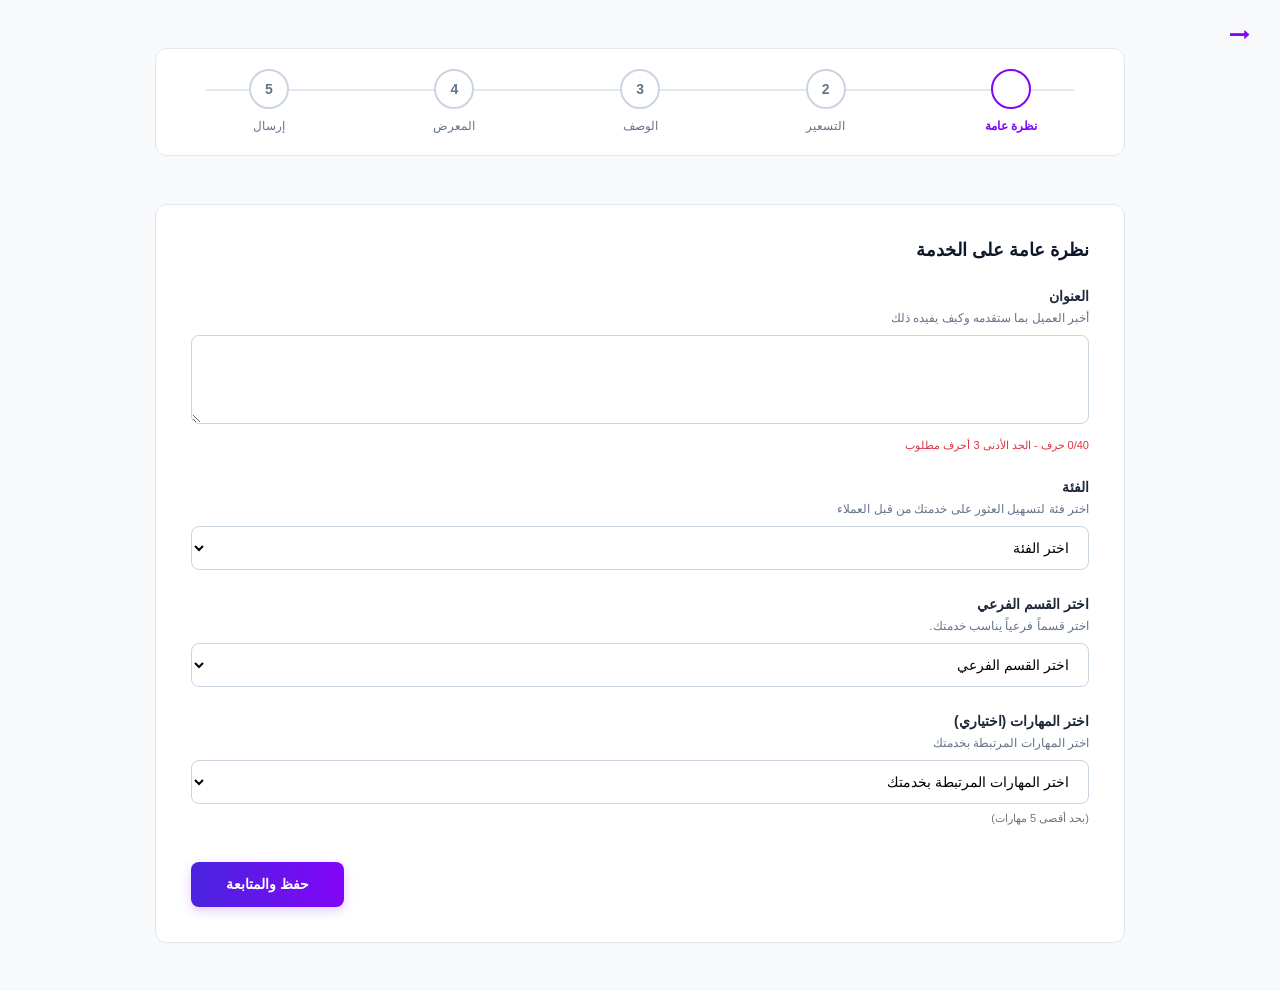
<file: add-service.html>
<!DOCTYPE html>
<html lang="ar">
<head>
    <meta charset="UTF-8">
    <meta name="viewport" content="width=device-width, initial-scale=1.0">
    <title data-i18n="add-request-title">اضافة خدمة جديدة</title>

    <link rel="stylesheet" href="css/bootstrap.css">
    <link rel="stylesheet" href="css/font-awesome.min.css">
    <link rel="stylesheet" href="css/cario.css">
    <link rel="stylesheet" href="css/add-service.css">
</head>
<body class="bg-light">

    <input type="hidden" id="service-type-storage" value="once">
    <a href="dashboard.html" class="back-arrow position-absolute" style="right: 30px; top: 25px;">
        <i class="fa fa-long-arrow-right" style="color: #8205f7; font-size: 20px;" aria-hidden="true"></i>
    </a>
    

    <div class="container add-request-container my-5">
        
        <div class="stepper-wrapper mb-5">
            <div class="stepper-item active" id="step-tab-1" onclick="navigateToStep(1)">
                <div class="step-counter" id="step-icon-1"><i class="fa-solid fa-pen"></i></div>
                <div class="step-name" data-i18n="step-overview">نظرة عامة</div>
            </div>
            <div class="stepper-item" id="step-tab-2" onclick="navigateToStep(2)">
                <div class="step-counter" id="step-icon-2">2</div>
                <div class="step-name" data-i18n="step-pricing">التسعير</div>
            </div>
            <div class="stepper-item" id="step-tab-3" onclick="navigateToStep(3)">
                <div class="step-counter" id="step-icon-3">3</div>
                <div class="step-name" data-i18n="step-description">الوصف</div>
            </div>
            <div class="stepper-item" id="step-tab-4" onclick="navigateToStep(4)">
                <div class="step-counter" id="step-icon-4">4</div>
                <div class="step-name" data-i18n="step-gallery">المعرض</div>
            </div>
            <div class="stepper-item" id="step-tab-5" onclick="navigateToStep(5)">
                <div class="step-counter" id="step-icon-5">5</div>
                <div class="step-name" data-i18n="step-submit">إرسال</div>
            </div>
        </div>

        <div class="form-main-full-width">
            <div class="card-form-body">
                
                <div id="step-content-1" class="step-content active-panel">
                    <h3 class="form-section-title mb-4" data-i18n="form-overview-title">نظرة عامة على الخدمة</h3>
                    <form id="overviewForm" onsubmit="event.preventDefault(); navigateToStep(2);">
                        <div class="form-field-group mb-4">
                            <label class="form-label-title" data-i18n="field-title-label">العنوان</label>
                            <span class="form-label-sub" data-i18n="field-title-sub">أخبر العميل بما ستقدمه وكيف يفيده ذلك</span>
                            <textarea class="form-control-custom" rows="3" required></textarea>
                            <div class="field-hint-text text-danger" data-i18n="field-title-hint">0/40 حرف - الحد الأدنى 3 أحرف مطلوب</div>
                        </div>

                        <div class="form-field-group mb-4">
                            <label class="form-label-title" data-i18n="field-category-label">الفئة</label>
                            <span class="form-label-sub" data-i18n="field-category-sub">اختر فئة لتسهيل العثور على خدمتك من قبل العملاء</span>
                            <select class="form-select-custom" required>
                                <option value="" disabled selected data-i18n="select-category-placeholder">اختر الفئة</option>
                                <option value="design">تصميم جرافيك</option>
                                <option value="development">برمجة وتطوير</option>
                            </select>
                        </div>

                        <div class="form-field-group mb-4">
                            <label class="form-label-title" data-i18n="field-subcategory-label">اختر القسم الفرعي</label>
                            <span class="form-label-sub" data-i18n="field-subcategory-sub">اختر قسماً فرعياً يناسب خدمتك.</span>
                            <select class="form-select-custom" required>
                                <option value="" disabled selected data-i18n="select-subcategory-placeholder">اختر القسم الفرعي</option>
                            </select>
                        </div>

                        <div class="form-field-group mb-4">
                            <label class="form-label-title" data-i18n="field-skills-label">اختر المهارات (اختياري)</label>
                            <span class="form-label-sub" data-i18n="field-skills-sub">اختر المهارات المرتبطة بخدمتك</span>
                            <select class="form-select-custom">
                                <option value="" disabled selected data-i18n="select-skills-placeholder">اختر المهارات المرتبطة بخدمتك</option>
                            </select>
                            <div class="field-hint-text text-muted" data-i18n="field-skills-hint">(بحد أقصى 5 مهارات)</div>
                        </div>

                        <div class="form-actions-wrapper">
                            <button type="submit" class="btn-save-continue" data-i18n="btn-save-continue">حفظ والمتابعة</button>
                        </div>
                    </form>
                </div>

                <div id="step-content-2" class="step-content">
                    <h3 class="form-section-title mb-4" data-i18n="pricing-section-title">السعر والنطاق (الباقات)</h3>
                    <form id="pricingForm" onsubmit="event.preventDefault(); navigateToStep(3);">
                        <div class="pricing-grid-layout">
                            <div class="package-inputs-side">
                                <div class="form-field-group mb-4 select-package-wrapper">
                                    <label class="form-label-title" data-i18n="select-packages-count">اختر عدد الباقات:</label>
                                    <select class="form-select-custom static-select-width">
                                        <option value="1" data-i18n="one-package-option">باقة واحدة</option>
                                        <option value="2" data-i18n="tow-package-option">باقتين</option>
                                        <option value="3" data-i18n="three-packages-option">3 باقات</option>
                                    </select>
                                </div>

                                <div class="package-details-card">
                                    <h5 class="package-card-header" data-i18n="package-1-title">الباقة 1</h5>
                                    <div class="form-field-group mb-3">
                                        <label class="form-label-title" data-i18n="package-price-label">السعر (دولار أمريكي)</label>
                                        <input type="number" class="form-control-custom" placeholder="0.00" min="5" step="0.01" required>
                                    </div>
                                    <div class="form-field-group mb-3">
                                        <label class="form-label-title" data-i18n="delivery-time-label">مدة التسليم (أيام)</label>
                                        <input type="text" class="form-control-custom" required>
                                    </div>
                                    <div class="form-field-group mb-3">
                                        <label class="form-label-title" data-i18n="revisions-count-label">عدد المراجعات</label>
                                        <select class="form-select-custom" required>
                                            <option value="1">1</option>
                                            <option value="2">2</option>
                                            <option value="3">3</option>
                                            <option value="unlimited" data-i18n="unlimited-revisions">غير محدود</option>
                                        </select>
                                    </div>
                                </div>
                            </div>

                            <div class="package-features-side">
                                <h5 class="package-card-header" data-i18n="service-includes-title">يشمل الخدمة</h5>
                                <div class="features-checkbox-list d-flex flex-column text-justify">

                                    <label class="feature-checkbox-item"><input type="checkbox" value="custom-bg"><span data-i18n="feat-custom-bg">خلفية مخصصة</span></label>
                                    <label class="feature-checkbox-item"><input type="checkbox" value="db-integration"><span data-i18n="feat-db-integration">تكامل قاعدة البيانات</span></label>
                                    <label class="feature-checkbox-item"><input type="checkbox" value="api-integration"><span data-i18n="feat-api-integration">تكامل API</span></label>
                                    <label class="feature-checkbox-item"><input type="checkbox" value="security-opt"><span data-i18n="feat-security-opt">تحسينات الأمان</span></label>
                                    <label class="feature-checkbox-item"><input type="checkbox" value="responsive-ui"><span data-i18n="feat-responsive-ui">واجهة مستخدم متجاوبة</span></label>
                                    <label class="feature-checkbox-item"><input type="checkbox" value="control-panel"><span data-i18n="feat-control-panel">لوحة التحكم</span></label>
                                    <label class="feature-checkbox-item"><input type="checkbox" value="code-comments"><span data-i18n="feat-code-comments">تعليقات على الكود</span></label>
                                    <label class="feature-checkbox-item"><input type="checkbox" value="qa-testing"><span data-i18n="feat-qa-testing">الافتبار وضمان الجودة</span></label>
                                    <label class="feature-checkbox-item"><input type="checkbox" value="documentation"><span data-i18n="feat-documentation">التوثيق</span></label>
                                    <label class="feature-checkbox-item"><input type="checkbox" value="git-control"><span data-i18n="feat-git-control">التحكم بالإصدار (Git)</span></label>
                                    <label class="feature-checkbox-item"><input type="checkbox" value="mobile-responsive"><span data-i18n="feat-mobile-responsive">متوافق مع الجوال</span></label>
                                    <label class="feature-checkbox-item"><input type="checkbox" value="deployment-guide"><span data-i18n="feat-deployment-guide">دليل النشر</span></label>
                                    <label class="feature-checkbox-item"><input type="checkbox" value="scalable-structure"><span data-i18n="feat-scalable-structure">بنية قابلة للتوسع</span></label>
                                    <label class="feature-checkbox-item"><input type="checkbox" value="multi-lang"><span data-i18n="feat-multi-lang">دعم لغات متعددة</span></label>
                                    <label class="feature-checkbox-item"><input type="checkbox" value="third-party"><span data-i18n="feat-third-party">تكامل مع طرف ثالث</span></label>
                                    <label class="feature-checkbox-item"><input type="checkbox" value="cms-integration"><span data-i18n="feat-cms-integration">تكامل مع نظام إدارة المحتوى</span></label>
                                </div>
                            </div>
                        </div>

                        <div class="form-navigation-actions d-flex justify-content-between mt-4">
                            <button type="button" class="btn btn-step-back" onclick="navigateToStep(1)" data-i18n="btn-back-text">السابق</button>
                            <button type="submit" class="btn-save-continue style-draft" data-i18n="btn-save-continue">حفظ والمتابعة</button>
                        </div>
                    </form>
                </div>

                <div id="step-content-3" class="step-content">
                    <h3 class="form-section-title mb-4" data-i18n="description-section-title">وصف الخدمة</h3>
                    <form id="descriptionForm" onsubmit="event.preventDefault(); navigateToStep(4);">
                        <div class="form-field-group mb-4">
                            <label class="form-label-title" data-i18n="field-desc-label">وصف الخدمة</label>
                            <span class="form-label-sub" data-i18n="field-desc-sub">صف باختصار ما الذي يميزك أنت وخدمتك</span>
                            <textarea class="form-control-custom" rows="8" placeholder="أدخل وصفاً عن الخدمة" required></textarea>
                            <div class="desc-counters-wrapper d-flex justify-content-between mt-2" style="direction: rtl;">
                                <div class="field-hint-text text-muted">0 / 1200 <span data-i18n="char-unit">حرف</span></div>
                                <div class="field-hint-text text-danger"><i class="fa-solid fa-triangle-exclamation me-1"></i> <span data-i18n="min-char-warning">الحد الأدنى 40 حرف</span></div>
                            </div>
                        </div>

                        <div class="form-navigation-actions d-flex justify-content-between mt-4 pt-3 border-top">
                            <button type="button" class="btn btn-step-back" onclick="navigateToStep(2)" data-i18n="btn-back-text">السابق</button>
                            <button type="submit" class="btn-save-continue" data-i18n="btn-save-continue">حفظ والمتابعة</button>
                        </div>
                    </form>
                </div>

                <div id="step-content-4" class="step-content">
                    <h3 class="form-section-title mb-4" data-i18n="gallery-section-title">تحميل معرض الخدمة</h3>
                    <form id="galleryForm" onsubmit="event.preventDefault(); navigateToStep(5);">
                        <div class="form-field-group mb-4">
                            <label class="form-label-title" data-i18n="gallery-upload-label">تحميل المرفقات</label>
                            <span class="form-label-sub" data-i18n="gallery-upload-sub">قم بتحميل حتى 3 مرفقات (صور أو فيديو)...</span>
                            
                            <div class="upload-boxes-container d-flex gap-3 flex-wrap">
                        
                                <div class="upload-drop-zone flex-fill" id="zone-1" onclick="triggerFileInput('file-input-1')" ondragover="event.preventDefault(); this.classList.add('dragover');" ondragleave="this.classList.remove('dragover');" ondrop="handleFileDrop(event, 'file-input-1', 'preview-1')">
                                    <input type="file" id="file-input-1" accept="image/*,video/*" class="d-none" onchange="handleFileSelect(this, 'preview-1')">
                                    <div class="upload-zone-content" id="preview-1">
                                        <i class="fa fa-upload"></i>
                                        <p class="upload-text"><span data-i18n="drag-text">اسحب صورة أو فيديو هنا</span> <br> <span class="browse-link" data-i18n="browse-text">تصفح</span></p>
                                    </div>
                                </div>

                                <div class="upload-drop-zone flex-fill" id="zone-2" onclick="triggerFileInput('file-input-2')" ondragover="event.preventDefault(); this.classList.add('dragover');" ondragleave="this.classList.remove('dragover');" ondrop="handleFileDrop(event, 'file-input-2', 'preview-2')">
                                    <input type="file" id="file-input-2" accept="image/*,video/*" class="d-none" onchange="handleFileSelect(this, 'preview-2')">
                                    <div class="upload-zone-content" id="preview-2">
                                        <i class="fa fa-upload"></i>
                                        <p class="upload-text"><span data-i18n="drag-text">اسحب صورة أو فيديو هنا</span> <br> <span class="browse-link" data-i18n="browse-text">تصفح</span></p>
                                    </div>
                                </div>

                                <div class="upload-drop-zone flex-fill" id="zone-3" onclick="triggerFileInput('file-input-3')" ondragover="event.preventDefault(); this.classList.add('dragover');" ondragleave="this.classList.remove('dragover');" ondrop="handleFileDrop(event, 'file-input-3', 'preview-3')">
                                    <input type="file" id="file-input-3" accept="image/*,video/*" class="d-none" onchange="handleFileSelect(this, 'preview-3')">
                                    <div class="upload-zone-content" id="preview-3">
                                        <i class="fa fa-upload"></i>
                                        <p class="upload-text"><span data-i18n="drag-text">اسحب صورة أو فيديو هنا</span> <br> <span class="browse-link" data-i18n="browse-text">تصفح</span></p>
                                    </div>
                                </div>
                            </div>
                        </div>

                        <div class="form-navigation-actions d-flex justify-content-between mt-4 pt-3 border-top">
                            <button type="button" class="btn btn-step-back" onclick="navigateToStep(3)" data-i18n="btn-back-text">السابق</button>
                            <button type="submit" class="btn-save-continue" data-i18n="btn-save-continue">حفظ والمتابعة</button>
                        </div>
                    </form>
                </div>

                <div id="step-content-5" class="step-content">
                    <div class="submit-success-wrapper text-center">
                        <div class="submit-vector-container mb-4">
                            <img src="images/service-submit.svg" alt="Success Illustration" class="success-vector-img">
                        </div>
                        <h3 class="submit-main-title mb-2" data-i18n="submit-success-title">لقد انتهيت الآن!</h3>
                        <p class="submit-sub-title mb-5" data-i18n="submit-success-sub">خدمتك جاهزة للنشر—استعد للبدء بالبيع!</p>

                        <div class="form-navigation-actions d-flex justify-content-between mt-4 pt-3 border-top w-100">
                            <button type="button" class="btn btn-step-back" onclick="navigateToStep(4)" data-i18n="btn-back-text">السابق</button>
                            <button type="button" class="btn-save-continue" onclick="handleFinalSubmit()" data-i18n="btn-save-service">إضافة الخدمات</button>
                        </div>
                    </div>
                </div>
            </div>

            
        </div>

    </div>
    

    <script src="js/jquery.js"></script>
    <script src="js/bootstrap.js"></script>
    <script src="js/i18n.js"></script>
    <script src="js/add-service.js"></script>
</body>
</html>
</file>
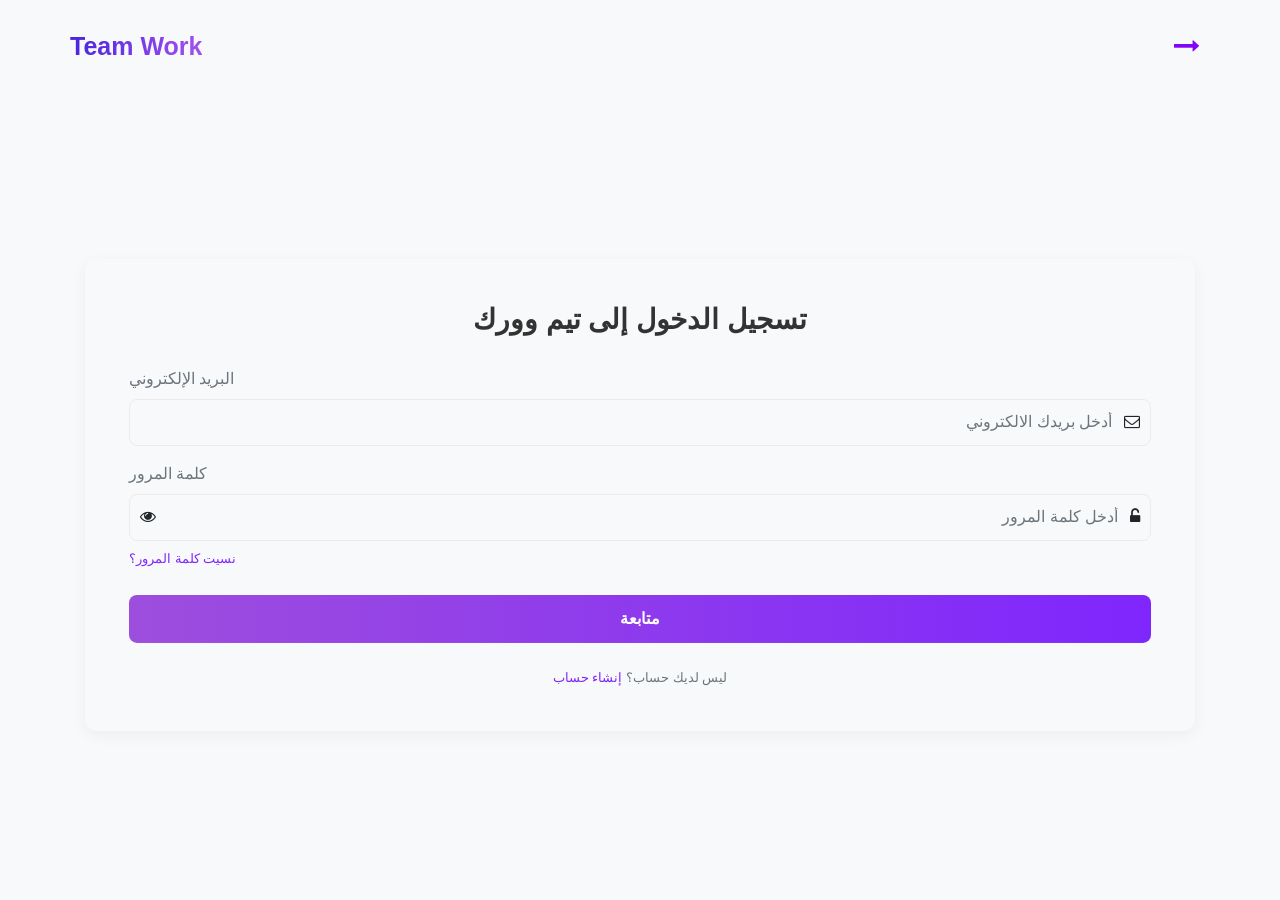
<file: login.html>
<!DOCTYPE html>
<html lang="ar">
<head>
    <meta charset="UTF-8">
    <meta name="viewport" content="width=device-width, initial-scale=1.0">
    <title data-i18n="login-title">تسجيل دخول - Team Work</title>

    <link rel="stylesheet" href="css/bootstrap.css">
    <link rel="stylesheet" href="css/font-awesome.min.css">
    <link rel="stylesheet" href="css/cario.css">
    <link rel="stylesheet" href="css/login.css">
</head>
<body class="bg-light">
    <header class="container-fluid login-header">
        <a href="index.html" class="back-arrow">
            <i class="fa fa-long-arrow-right" style="color: #8205f7;" aria-hidden="true"></i>
        </a>
        <div class="brand-name">Team Work</div>

    </header>
    <div class="container login-box">
            <div class="col-xs-12">
                
                <div class="panel panel-default login-card">
                    <div class="panel-body p-4">
                        <h3 class="text-center login-title" data-i18n="title">تسجيل الدخول إلى تيم وورك</h3>
                        
                        <form id="loginForm">
                            <div class="form-group">
                                <label class="control-label text-muted" data-i18n="email">البريد الإلكتروني</label>
                                <div class="input-group custom-input-group">
                                    <span><i class="fa fa-envelope-o" aria-hidden="true"></i></span>
                                    <input type="email" id="email" class="form-control input-custom" data-i18n-placeholder="email_placeholder" placeholder="أدخل بريدك الإلكتروني" required>
                                </div>
                            </div>

                            <div class="form-group mb-1">
                                <label class="control-label text-muted" data-i18n="password">كلمة المرور</label>
                                <div class="input-group custom-input-group">
                                    <span><i class="fa fa-unlock-alt" aria-hidden="true"></i></span>
                                    <input type="password" id="password" class="form-control input-custom" data-i18n-placeholder="password_placeholder" placeholder="أدخل كلمة المرور" required>
                                    <span class="toggle-pass-addon" id="togglePassword"><i class="fa fa-eye" aria-hidden="true"></i></span>
                                </div>
                            </div>

                            <div class="text-left forgot-pass-div">
                                <a href="#" class="text-purple small-link" data-i18n="forget-password">نسيت كلمة المرور؟</a>
                            </div>

                            <button type="submit" class="btn btn-purple btn-block btn-lg btn-submit" data-i18n="next">متابعة</button>

                            <div class="text-center text-muted register-redirect">
                                <span data-i18n="acount-check">ليس لديك حساب؟</span> 
                                <a href="register.html" class="text-purple fw-bold" data-i18n="acount-create">إنشاء حساب</a>
                            </div>
                        </form>

                    </div>
                </div>

            </div>
    </div>


    <script src="js/jquery.js"></script>
    <script src="js/bootstrap.js"></script>
    <script src="js/login.js"></script>
    <script src="js/i18n.js"></script>
</body>
</html>
</file>
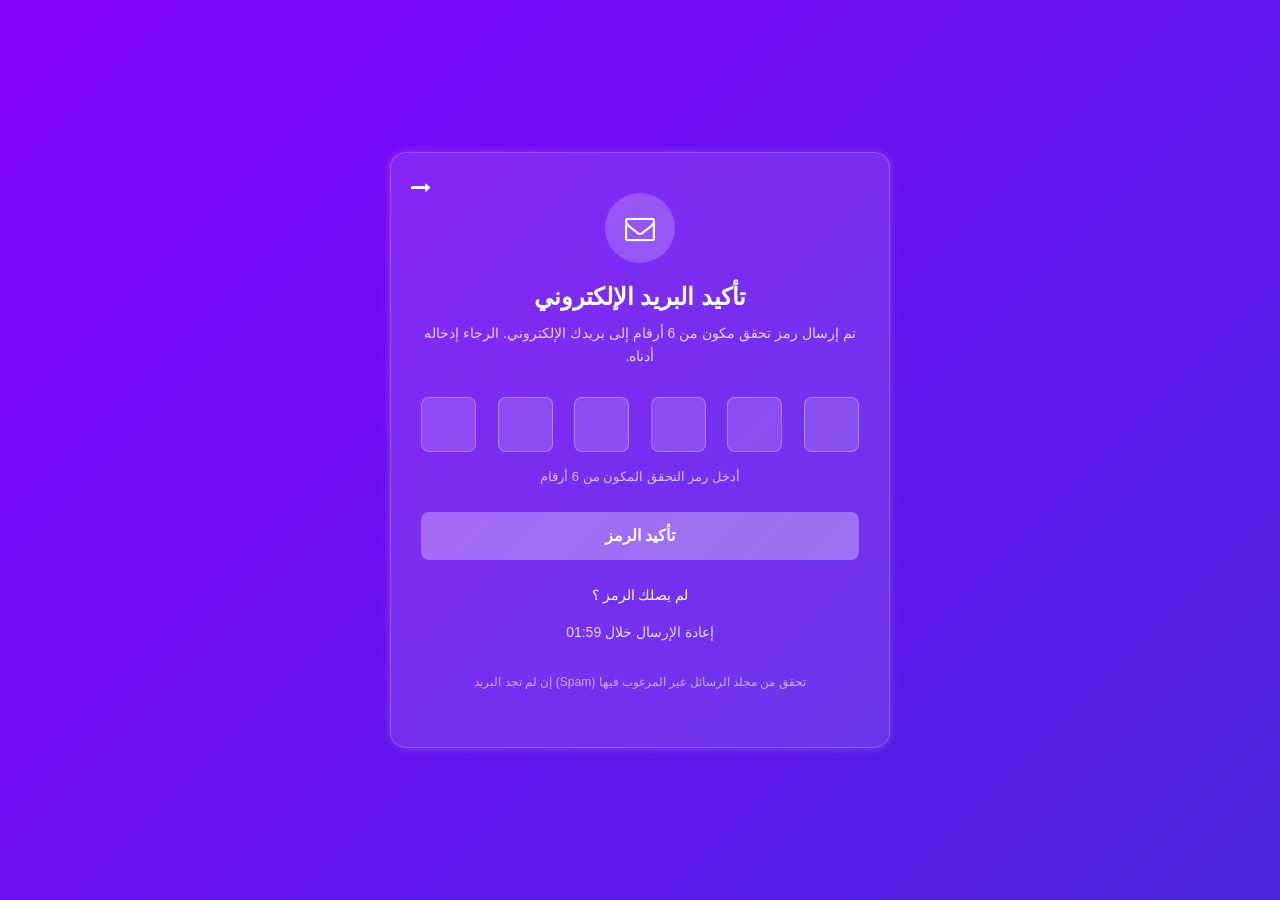
<file: otp.html>
<!DOCTYPE html>
<html lang="ar">
<head>
    <meta charset="UTF-8">
    <meta name="viewport" content="width=device-width, initial-scale=1.0">
    <title>OTP page</title>
    <link rel="stylesheet" href="css/bootstrap.css">
    <link rel="stylesheet" href="css/font-awesome.min.css">
    <link rel="stylesheet" href="css/cario.css">
    <link rel="stylesheet" href="css/otp.css">
</head>
<body>
    <div class="otp-page">
        <div class="otp-card">
            <a href="register.html" class="back-arrow-otp">
                <i class="fa fa-long-arrow-right"></i>
            </a>
            <div class="otp-icon-circle">
                <i class="fa fa-envelope-o"></i>
            </div>
        
            <h3 class="otp-title" data-i18n="otp-title">تأكيد البريد الإلكتروني</h3>
            <p class="otp-subtitle" data-i18n="otp-subtitle">تم إرسال رمز تحقق مكون من 6 أرقام إلى بريدك الإلكتروني. الرجاء إدخاله أدناه.</p>
        
            <div class="otp-inputs-container" dir="ltr">
                <input type="text" maxlength="1" class="otp-field" autocomplete="off">
                <input type="text" maxlength="1" class="otp-field" autocomplete="off">
                <input type="text" maxlength="1" class="otp-field" autocomplete="off">
                <input type="text" maxlength="1" class="otp-field" autocomplete="off">
                <input type="text" maxlength="1" class="otp-field" autocomplete="off">
                <input type="text" maxlength="1" class="otp-field" autocomplete="off">
            </div>
        
            <p class="otp-helper-text" data-i18n="otp-helper-text">أدخل رمز التحقق المكون من 6 أرقام</p>
            <button type="button" id="confirmBtn" class="btn btn-otp-submit" data-i18n="btn-otp-submit">تأكيد الرمز</button>
            <div class="otp-resend-section">
                <p class="no-code" data-i18n="no-code">لم يصلك الرمز؟</p>  
                <a href="#" id="resendBtn" class="resend-link disabled" data-i18n="resend-link" style="display: none; pointer-events: none; color: #999;">إعادة الإرسال</a>
                <p class="timer-text" id="timerContainer">
                    <span data-i18n="timer-text">إعادة الإرسال خلال</span> 
                    <span id="timer" dir="ltr">04:35</span>
                </p>
            </div>
            
            <p class="spam-notice" data-i18n="spam-notice">تحقق من مجلد الرسائل غير المرغوب فيها (Spam) إن لم تجد البريد</p>
            </div>
    </div>
    
    <script src="js/jquery.js"></script>
    <script src="js/bootstrap.js"></script>
    <script src="js/otp.js"></script>
    <script src="js/i18n.js"></script>
</body>
</html>
</file>
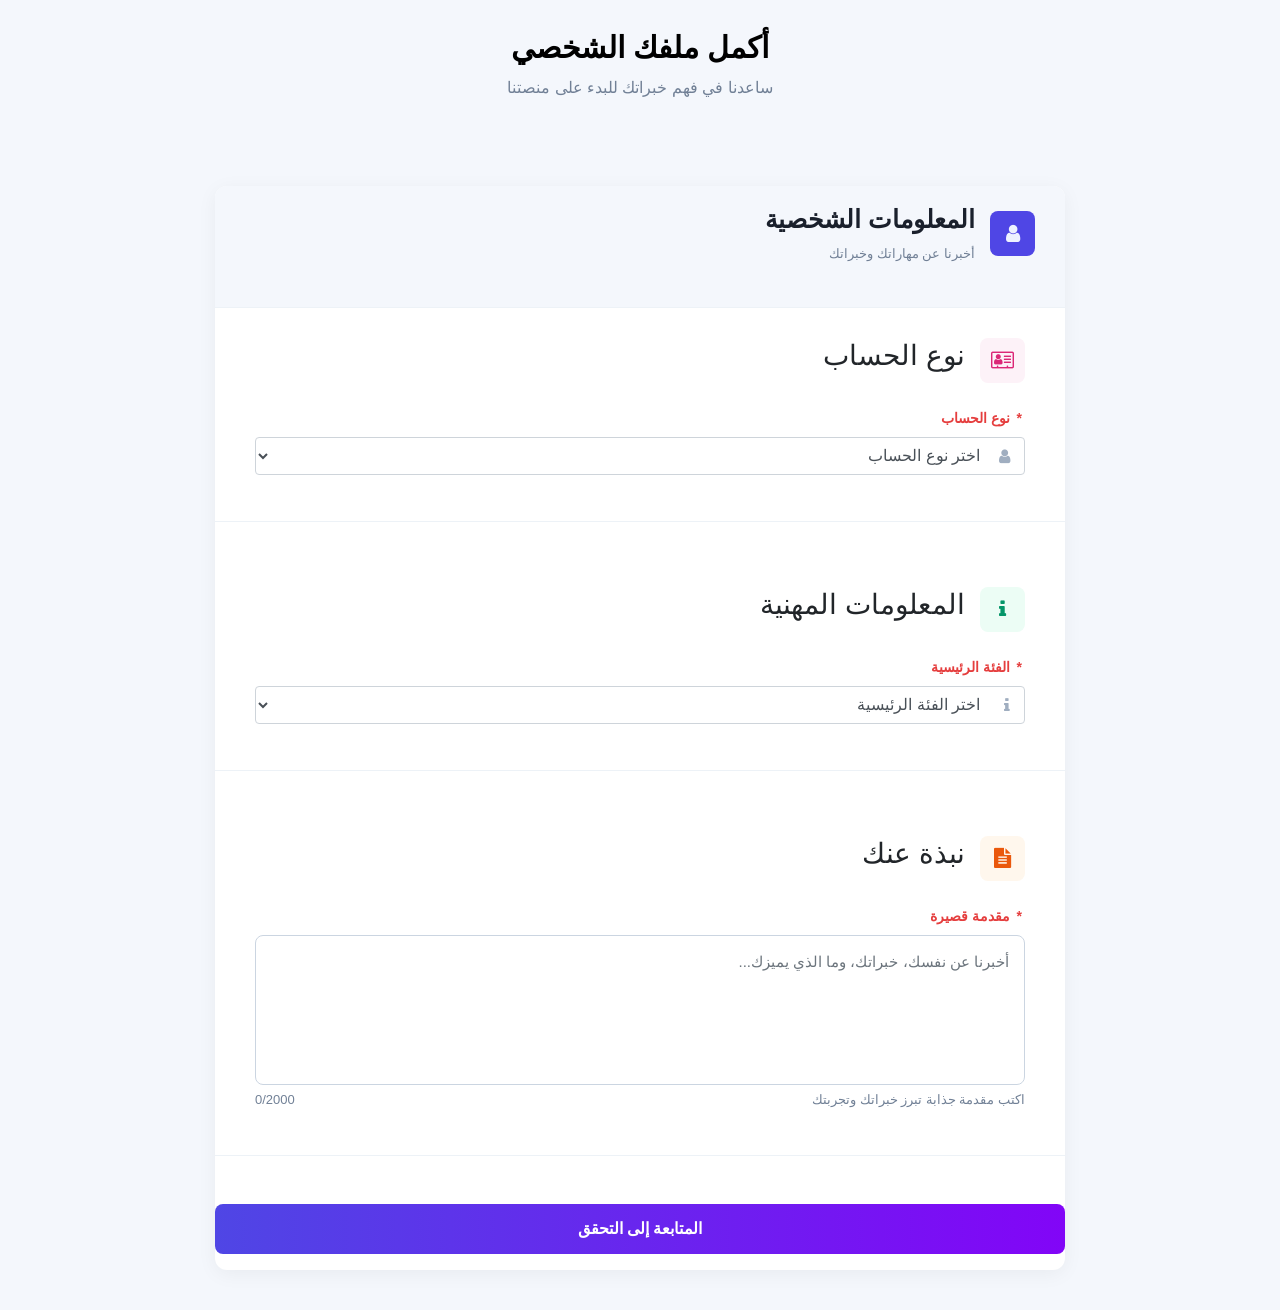
<file: profile.html>
<!DOCTYPE html>
<html lang="ar">
<head>
    <meta charset="UTF-8">
    <meta name="viewport" content="width=device-width, initial-scale=1.0">
    <title>complete profile page</title>

    <link rel="stylesheet" href="css/bootstrap.css">
    <link rel="stylesheet" href="css/font-awesome.min.css">
    <link rel="stylesheet" href="css/cario.css">
    <link rel="stylesheet" href="css/profile.css">
</head>
<body>
    <div class="profile-header">
        <h1 data-i18n="profile-main-title">أكمل ملفك الشخصي</h1>
        <p data-i18n="profile-main-subtitle">ساعدنا في فهم خبراتك للبدء على منصتنا</p>
    </div>

    <div class="profile-wrapper">
        <form id="completeProfileForm" class="section-container">
            
            <div class=" personal-info">
                <div class="section-title-box">
                    <div class="icon-badge icon-purple">
                        <i class="fa fa-user" aria-hidden="true"></i>
                    </div>
                    <div class="section-title-text">
                        <h3 data-i18n="personal-info-title">المعلومات الشخصية</h3>
                        <p data-i18n="personal-info-subtitle">أخبرنا عن مهاراتك وخبراتك</p>
                    </div>
                    
                    
                </div>
            </div>

            <div class="section-block">
                <div class="section-title-box">
                    <div class="icon-badge icon-pink">
                        <i class="fa fa-address-card-o" aria-hidden="true"></i>
                    </div>
                    <div class="section-title-text">
                        <h3 data-i18n="account-type-title">نوع الحساب</h3>
                    </div>
                    
                </div>

                <div class="form-group">
                    <label class="field-label"><span>*</span> <span data-i18n="account-type-label">نوع الحساب</span></label>
                    <div class="select-wrapper">
                        <i class="fa fa-user input-icon" aria-hidden="true"></i>
                        <select id="accountType" class="floating-control form-control" required>
                            <option value="" disabled selected hidden data-i18n="select-placeholder">اختر نوع الحساب</option>
                            <option value="freelancer" data-i18n="type-freelancer">مستقل (أبحث عن مشاريع)</option>
                            <option value="client" data-i18n="type-client">صاحب عمل (أبحث عن مستقلين)</option>
                        </select>
                    </div>
                </div>
            </div>

            <div class="section-block">
                <div class="section-title-box">
                    <div class="icon-badge icon-green">
                        <i class="fa fa-info" aria-hidden="true"></i>
                    </div>
                    <div class="section-title-text">
                        <h3 data-i18n="professional-info-title">المعلومات المهنية</h3>
                    </div>
                    
                </div>

                <div class="form-group">
                    <label class="field-label"><span>*</span> <span data-i18n="main-category-label">الفئة الرئيسية</span></label>
                    <div class="select-wrapper">
                        <i class="fa fa-info input-icon" aria-hidden="true"></i>
                        <select id="mainCategory" class="floating-control form-control" style="padding-right: 40px; padding-left: 40px;" required>
                            <option value="" disabled selected hidden data-i18n="category-placeholder">اختر الفئة الرئيسية</option>
                            <option value="web-dev" data-i18n="cat-web">تطوير المواقع والبرمجيات</option>
                            <option value="design" data-i18n="cat-design">التصميم والإبداع</option>
                            <option value="marketing" data-i18n="cat-marketing">التسويق الرقمي</option>
                        </select>
                    </div>
                </div>
            </div>

            <div class="section-block">
                <div class="section-title-box">
                    <div class="icon-badge icon-orange">
                        <i class="fa fa-file-text" aria-hidden="true"></i>
                    </div>
                    <div class="section-title-text">
                        <h3 data-i18n="bio-section-title">نبذة عنك</h3>
                    </div>
                    
                </div>

                <div class="form-group">
                    <label class="field-label"><span>*</span> <span data-i18n="bio-label">مقدمة قصيرة</span></label>
                    <div class="textarea-wrapper">
                        <textarea id="userBio" class="custom-textarea form-control" maxlength="2000" data-i18n-placeholder="speak-about-yourself" placeholder="أخبرنا عن نفسك، خبراتك، وما الذي يميزك..."  required></textarea>
                        <div class="textarea-footer">
                            <span class="helper-note" data-i18n="bio-note">اكتب مقدمة جذابة تبرز خبراتك وتجربتك</span>
                            <span class="char-counter"><span id="charCount">0</span>/2000</span>
                        </div>
                    </div>
                </div>
            </div>

            <div class="form-group mt-5">
                <button type="submit" class="btn-submit-profile" data-i18n="btn-submit-text">المتابعة إلى التحقق</button>
            </div>

        </form>
    </div>

    <script src="js/jquery.js"></script>
    <script src="js/bootstrap.js"></script>
    <script src="js/profile.js"></script>
    <script src="js/i18n.js"></script>
</body>
</html>
</file>
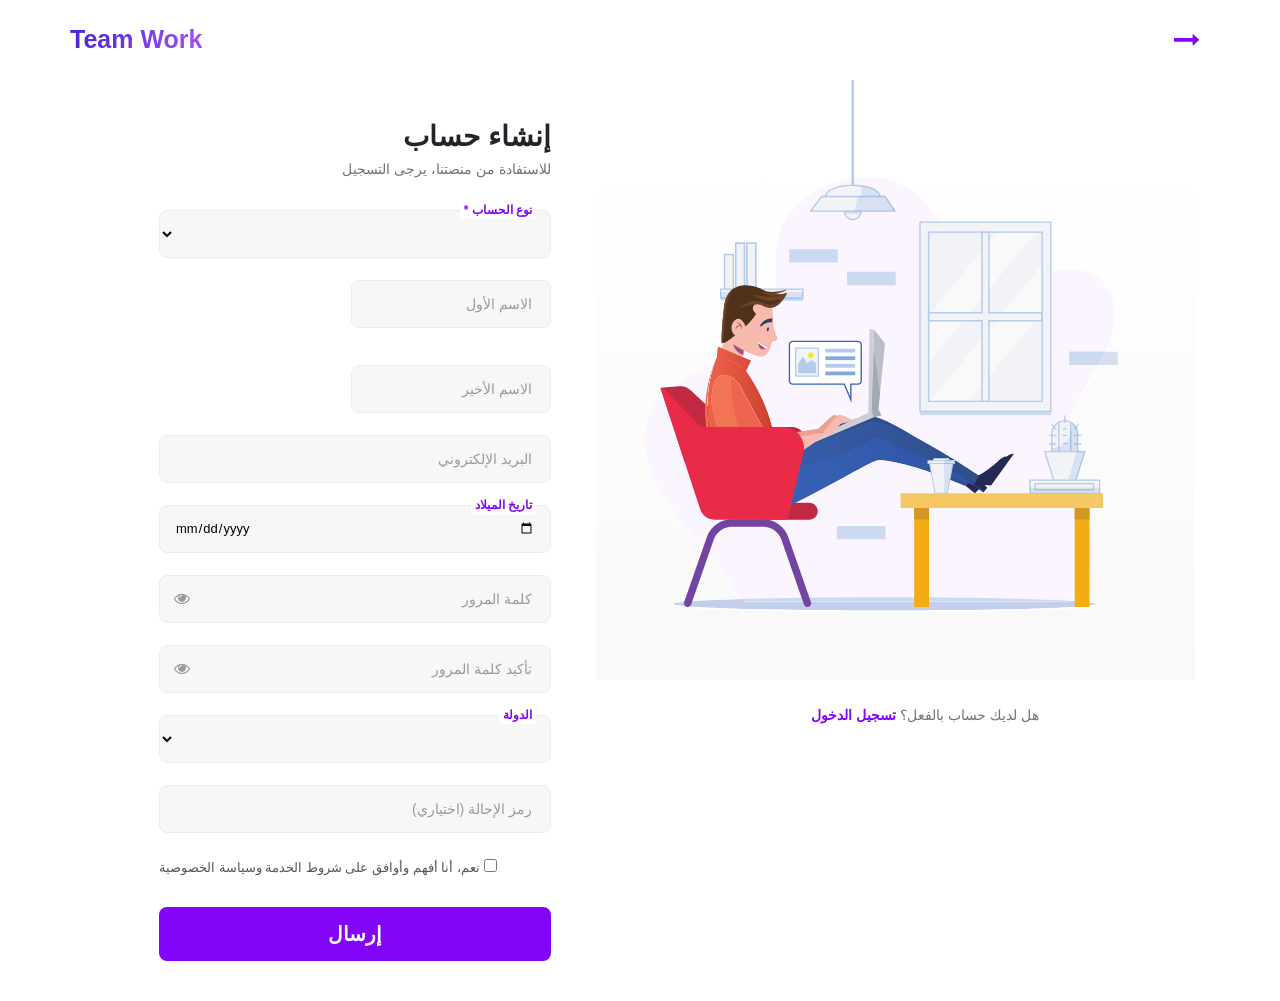
<file: register.html>
<!DOCTYPE html>
<html lang="ar">
<head>
    <meta charset="UTF-8">
    <meta name="viewport" content="width=device-width, initial-scale=1.0">
    <title data-i18n="create-account">انشاء حساب جديد</title>

    <link rel="stylesheet" href="css/bootstrap.css">
    <link rel="stylesheet" href="css/font-awesome.min.css">
    <link rel="stylesheet" href="css/cario.css">
    <link rel="stylesheet" href="css/register.css">
</head>
<body>
    <header class="container-fluid login-header">
        <a href="index.html" class="back-arrow">
            <i class="fa fa-long-arrow-right" style="color: #8205f7;" aria-hidden="true"></i>
        </a>
        <div class="brand-name">Team Work</div>
    </header>

    <div class="container register-page">
        <div class="row register-box">
            
            <div class="col-md-6 hidden-sm hidden-xs">
                <div class="register-cover">
                    <img src="images/register-cover.svg" class="img-responsive center-block" alt="Register Cover">
                    <div class="text-center text-muted login-redirect">
                        <span data-i18n="already-have-account">هل لديك حساب بالفعل؟</span> 
                        <a href="login.html" class="text-purple fw-bold" data-i18n="login-link">تسجيل الدخول</a>
                    </div>
                </div>
            </div>
            
            <div class="col-md-6 col-sm-10 col-xs-12 form-side">
                <div class="register-container"> 
                    <h2 class="register-title" data-i18n="register-title">إنشاء حساب</h2>
                    <p class="register-subtitle text-muted" data-i18n="register-subtitle">للاستفادة من منصتنا، يرجى التسجيل</p>
                    <form id="registerForm">
                        <div class="floating-group is-select">
                            <select class="floating-control" id="accountTypeSelect" required>
                                <option value="" disabled selected hidden></option>
                                <option value="freelancer" data-i18n="type-freelancer">مستقل</option>
                                <option value="client" data-i18n="type-client">صاحب عمل</option>
                            </select>
                            <label data-i18n="account-type">نوع الحساب *</label>
                        </div>

                        <div id="freelancer-content" class="dynamic-section" style="display: none;">
                            <div class="skills-container" style="border: 1px solid #cbd5e1; border-radius: 8px; padding: 20px; background: #ffffff; margin-top: 20px;">
                                <h4 style="font-size: 14px; font-weight: bold; color: #1e293b; margin-top: 0; margin-bottom: 15px;" data-i18n="skills-title">اختر مهاراتك</h4>
                                <div class="skills-grid" style="display: flex; flex-wrap: wrap; gap: 10px;">
                                    <label class="skill-chip">
                                        <input type="checkbox" value="html">
                                        <span>HTML5</span>
                                    </label>
                                    <label class="skill-chip">
                                        <input type="checkbox" value="css">
                                        <span>CSS3</span>
                                    </label>
                                    <label class="skill-chip">
                                        <input type="checkbox" value="javascript">
                                        <span>JavaScript</span>
                                    </label>
                                    <label class="skill-chip">
                                        <input type="checkbox" value="react">
                                        <span>React</span>
                                    </label>
                                    <label class="skill-chip">
                                        <input type="checkbox" value="flutter">
                                        <span>Flutter</span>
                                    </label>
                                    <label class="skill-chip">
                                        <input type="checkbox" value="ui-ux">
                                        <span>UI/UX Design</span>
                                    </label>
                                    <label class="skill-chip">
                                        <input type="checkbox" value="laravel">
                                        <span>Laravel</span>
                                    </label>
                                    <label class="skill-chip">
                                        <input type="checkbox" value="python">
                                        <span>Python</span>
                                    </label>
                                    <label class="skill-chip">
                                        <input type="checkbox" value="node">
                                        <span>Node.js</span>
                                    </label>
                                    <label class="skill-chip">
                                        <input type="checkbox" value="graphic">
                                        <span>Graphic Design</span>
                                    </label>
                                </div>
                            </div>
                        </div>

                        <div id="client-content" class="dynamic-section" style="display: none;">
                            <div style="border: 1px solid #f3e8ff; border-radius: 12px; padding: 25px; background: #ffffff; margin-top: 20px; box-shadow: 0 2px 8px rgba(130, 5, 247, 0.04);">
                                <div style="display: flex; align-items: center; gap: 8px; margin-bottom: 20px; color: #8205f7;">
                                    <i class="fa fa-building" style="font-size: 16px;"></i>
                                    <h4 style="font-size: 15px; font-weight: bold; margin: 0;" data-i18n="agency-info-title">معلومات الوكالة / الشركة</h4>
                                </div>
                                
                                <div class="floating-group" style="margin-bottom: 20px;">
                                    <input type="text" id="agencyNameInput" class="floating-control" placeholder=" ">
                                    <label data-i18n="agency-name">اسم الوكالة *</label>
                                </div>

                                <div class="floating-group has-icon">
                                    <input type="number" id="employeesCountInput" class="floating-control" placeholder=" ">
                                    <label data-i18n="employees-count">عدد الموظفين *</label>
                                    <span class="toggle-icon" style="left: 15px; right: auto; pointer-events: none;"><i class="fa fa-users" style="color: #cbd5e1;"></i></span>
                                </div>
                            </div>
                        </div>

                        <div class="row name-row" style="margin-top: 20px;">
                            <div class="col-xs-6">
                                <div class="floating-group">
                                    <input type="text" id="firstNameInput" class="floating-control" placeholder=" " required>
                                    <label data-i18n="first-name">الاسم الأول</label>
                                </div>
                            </div>
                            <div class="col-xs-6">
                                <div class="floating-group">
                                    <input type="text" id="lastNameInput" class="floating-control" placeholder=" " required>
                                    <label data-i18n="last-name">الاسم الأخير</label>
                                </div>
                            </div>
                        </div>

                        <div class="floating-group">
                            <input type="email" id="emailInput" class="floating-control" placeholder=" " required>
                            <label data-i18n="email">البريد الإلكتروني</label>
                        </div>

                        <div class="floating-group">
                            <input type="date" id="birthDateInput" class="floating-control" placeholder=" " required>
                            <label data-i18n="birth-date">تاريخ الميلاد</label>
                        </div>

                        <div class="floating-group has-icon">
                            <input type="password" id="passwordInput" class="floating-control" placeholder=" " required>
                            <label data-i18n="password">كلمة المرور</label>
                            <span class="toggle-icon" id="togglePassword"><i class="fa fa-eye"></i></span>
                        </div>

                        <div class="floating-group has-icon">
                            <input type="password" id="confirmPasswordInput" class="floating-control" placeholder=" " required>
                            <label data-i18n="confirm-password">تأكيد كلمة المرور</label>
                            <span class="toggle-icon" id="toggleConfirmPassword"><i class="fa fa-eye"></i></span>
                        </div>

                        <div class="floating-group is-select">
                            <select class="floating-control" required>
                                <option value="" disabled selected hidden></option>
                                <option value="SA">المملكة العربية السعودية</option>
                                <option value="EG">جمهورية مصر العربية</option>
                                <option value="PS">فلسطين</option>
                            </select>
                            <label data-i18n="country">الدولة</label>
                        </div>

                        <div class="floating-group">
                            <input type="text" class="floating-control" placeholder=" ">
                            <label data-i18n="referral-code">رمز الإحالة (اختياري)</label>
                        </div>

                        <div class="checkbox policy-checkbox">
                            <label>
                                <input type="checkbox" required> 
                                <span class="policy-text" data-i18n="policy-text">نعم، أنا أفهم وأوافق على <a href="#" class="text-purple">شروط الخدمة</a> و <a href="#" class="text-purple">سياسة الخصوصية</a></span>
                            </label>
                        </div>

                        <button type="submit" class="btn btn-purple btn-block btn-lg btn-submit" data-i18n="submit-btn">إرسال</button>   
                    </form>
                </div>
            </div>
        </div>
    </div>


    <script src="js/jquery.js"></script>
    <script src="js/bootstrap.js"></script>
    <script src="js/register.js"></script>
    <script src="js/i18n.js"></script>
</body>
</html>
</file>
<file: css/cario.css>
/* arabic */
@font-face {
  font-family: 'Cairo';
  font-style: normal;
  font-weight: 300;
  src: url(https://fonts.gstatic.com/s/cairo/v31/SLXVc1nY6HkvangtZmpQdkhzfH5lkSscQyyS4J0.woff2) format('woff2');
  unicode-range: U+0600-06FF, U+0750-077F, U+0870-088E, U+0890-0891, U+0897-08E1, U+08E3-08FF, U+200C-200E, U+2010-2011, U+204F, U+2E41, U+FB50-FDFF, U+FE70-FE74, U+FE76-FEFC, U+102E0-102FB, U+10E60-10E7E, U+10EC2-10EC4, U+10EFC-10EFF, U+1EE00-1EE03, U+1EE05-1EE1F, U+1EE21-1EE22, U+1EE24, U+1EE27, U+1EE29-1EE32, U+1EE34-1EE37, U+1EE39, U+1EE3B, U+1EE42, U+1EE47, U+1EE49, U+1EE4B, U+1EE4D-1EE4F, U+1EE51-1EE52, U+1EE54, U+1EE57, U+1EE59, U+1EE5B, U+1EE5D, U+1EE5F, U+1EE61-1EE62, U+1EE64, U+1EE67-1EE6A, U+1EE6C-1EE72, U+1EE74-1EE77, U+1EE79-1EE7C, U+1EE7E, U+1EE80-1EE89, U+1EE8B-1EE9B, U+1EEA1-1EEA3, U+1EEA5-1EEA9, U+1EEAB-1EEBB, U+1EEF0-1EEF1;
}
/* latin-ext */
@font-face {
  font-family: 'Cairo';
  font-style: normal;
  font-weight: 300;
  src: url(https://fonts.gstatic.com/s/cairo/v31/SLXVc1nY6HkvangtZmpQdkhzfH5lkSscSCyS4J0.woff2) format('woff2');
  unicode-range: U+0100-02BA, U+02BD-02C5, U+02C7-02CC, U+02CE-02D7, U+02DD-02FF, U+0304, U+0308, U+0329, U+1D00-1DBF, U+1E00-1E9F, U+1EF2-1EFF, U+2020, U+20A0-20AB, U+20AD-20C0, U+2113, U+2C60-2C7F, U+A720-A7FF;
}
/* latin */
@font-face {
  font-family: 'Cairo';
  font-style: normal;
  font-weight: 300;
  src: url(https://fonts.gstatic.com/s/cairo/v31/SLXVc1nY6HkvangtZmpQdkhzfH5lkSscRiyS.woff2) format('woff2');
  unicode-range: U+0000-00FF, U+0131, U+0152-0153, U+02BB-02BC, U+02C6, U+02DA, U+02DC, U+0304, U+0308, U+0329, U+2000-206F, U+20AC, U+2122, U+2191, U+2193, U+2212, U+2215, U+FEFF, U+FFFD;
}
/* arabic */
@font-face {
  font-family: 'Cairo';
  font-style: normal;
  font-weight: 400;
  src: url(https://fonts.gstatic.com/s/cairo/v31/SLXVc1nY6HkvangtZmpQdkhzfH5lkSscQyyS4J0.woff2) format('woff2');
  unicode-range: U+0600-06FF, U+0750-077F, U+0870-088E, U+0890-0891, U+0897-08E1, U+08E3-08FF, U+200C-200E, U+2010-2011, U+204F, U+2E41, U+FB50-FDFF, U+FE70-FE74, U+FE76-FEFC, U+102E0-102FB, U+10E60-10E7E, U+10EC2-10EC4, U+10EFC-10EFF, U+1EE00-1EE03, U+1EE05-1EE1F, U+1EE21-1EE22, U+1EE24, U+1EE27, U+1EE29-1EE32, U+1EE34-1EE37, U+1EE39, U+1EE3B, U+1EE42, U+1EE47, U+1EE49, U+1EE4B, U+1EE4D-1EE4F, U+1EE51-1EE52, U+1EE54, U+1EE57, U+1EE59, U+1EE5B, U+1EE5D, U+1EE5F, U+1EE61-1EE62, U+1EE64, U+1EE67-1EE6A, U+1EE6C-1EE72, U+1EE74-1EE77, U+1EE79-1EE7C, U+1EE7E, U+1EE80-1EE89, U+1EE8B-1EE9B, U+1EEA1-1EEA3, U+1EEA5-1EEA9, U+1EEAB-1EEBB, U+1EEF0-1EEF1;
}
/* latin-ext */
@font-face {
  font-family: 'Cairo';
  font-style: normal;
  font-weight: 400;
  src: url(https://fonts.gstatic.com/s/cairo/v31/SLXVc1nY6HkvangtZmpQdkhzfH5lkSscSCyS4J0.woff2) format('woff2');
  unicode-range: U+0100-02BA, U+02BD-02C5, U+02C7-02CC, U+02CE-02D7, U+02DD-02FF, U+0304, U+0308, U+0329, U+1D00-1DBF, U+1E00-1E9F, U+1EF2-1EFF, U+2020, U+20A0-20AB, U+20AD-20C0, U+2113, U+2C60-2C7F, U+A720-A7FF;
}
/* latin */
@font-face {
  font-family: 'Cairo';
  font-style: normal;
  font-weight: 400;
  src: url(https://fonts.gstatic.com/s/cairo/v31/SLXVc1nY6HkvangtZmpQdkhzfH5lkSscRiyS.woff2) format('woff2');
  unicode-range: U+0000-00FF, U+0131, U+0152-0153, U+02BB-02BC, U+02C6, U+02DA, U+02DC, U+0304, U+0308, U+0329, U+2000-206F, U+20AC, U+2122, U+2191, U+2193, U+2212, U+2215, U+FEFF, U+FFFD;
}
/* arabic */
@font-face {
  font-family: 'Cairo';
  font-style: normal;
  font-weight: 600;
  src: url(https://fonts.gstatic.com/s/cairo/v31/SLXVc1nY6HkvangtZmpQdkhzfH5lkSscQyyS4J0.woff2) format('woff2');
  unicode-range: U+0600-06FF, U+0750-077F, U+0870-088E, U+0890-0891, U+0897-08E1, U+08E3-08FF, U+200C-200E, U+2010-2011, U+204F, U+2E41, U+FB50-FDFF, U+FE70-FE74, U+FE76-FEFC, U+102E0-102FB, U+10E60-10E7E, U+10EC2-10EC4, U+10EFC-10EFF, U+1EE00-1EE03, U+1EE05-1EE1F, U+1EE21-1EE22, U+1EE24, U+1EE27, U+1EE29-1EE32, U+1EE34-1EE37, U+1EE39, U+1EE3B, U+1EE42, U+1EE47, U+1EE49, U+1EE4B, U+1EE4D-1EE4F, U+1EE51-1EE52, U+1EE54, U+1EE57, U+1EE59, U+1EE5B, U+1EE5D, U+1EE5F, U+1EE61-1EE62, U+1EE64, U+1EE67-1EE6A, U+1EE6C-1EE72, U+1EE74-1EE77, U+1EE79-1EE7C, U+1EE7E, U+1EE80-1EE89, U+1EE8B-1EE9B, U+1EEA1-1EEA3, U+1EEA5-1EEA9, U+1EEAB-1EEBB, U+1EEF0-1EEF1;
}
/* latin-ext */
@font-face {
  font-family: 'Cairo';
  font-style: normal;
  font-weight: 600;
  src: url(https://fonts.gstatic.com/s/cairo/v31/SLXVc1nY6HkvangtZmpQdkhzfH5lkSscSCyS4J0.woff2) format('woff2');
  unicode-range: U+0100-02BA, U+02BD-02C5, U+02C7-02CC, U+02CE-02D7, U+02DD-02FF, U+0304, U+0308, U+0329, U+1D00-1DBF, U+1E00-1E9F, U+1EF2-1EFF, U+2020, U+20A0-20AB, U+20AD-20C0, U+2113, U+2C60-2C7F, U+A720-A7FF;
}
/* latin */
@font-face {
  font-family: 'Cairo';
  font-style: normal;
  font-weight: 600;
  src: url(https://fonts.gstatic.com/s/cairo/v31/SLXVc1nY6HkvangtZmpQdkhzfH5lkSscRiyS.woff2) format('woff2');
  unicode-range: U+0000-00FF, U+0131, U+0152-0153, U+02BB-02BC, U+02C6, U+02DA, U+02DC, U+0304, U+0308, U+0329, U+2000-206F, U+20AC, U+2122, U+2191, U+2193, U+2212, U+2215, U+FEFF, U+FFFD;
}
/* arabic */
@font-face {
  font-family: 'Cairo';
  font-style: normal;
  font-weight: 800;
  src: url(https://fonts.gstatic.com/s/cairo/v31/SLXVc1nY6HkvangtZmpQdkhzfH5lkSscQyyS4J0.woff2) format('woff2');
  unicode-range: U+0600-06FF, U+0750-077F, U+0870-088E, U+0890-0891, U+0897-08E1, U+08E3-08FF, U+200C-200E, U+2010-2011, U+204F, U+2E41, U+FB50-FDFF, U+FE70-FE74, U+FE76-FEFC, U+102E0-102FB, U+10E60-10E7E, U+10EC2-10EC4, U+10EFC-10EFF, U+1EE00-1EE03, U+1EE05-1EE1F, U+1EE21-1EE22, U+1EE24, U+1EE27, U+1EE29-1EE32, U+1EE34-1EE37, U+1EE39, U+1EE3B, U+1EE42, U+1EE47, U+1EE49, U+1EE4B, U+1EE4D-1EE4F, U+1EE51-1EE52, U+1EE54, U+1EE57, U+1EE59, U+1EE5B, U+1EE5D, U+1EE5F, U+1EE61-1EE62, U+1EE64, U+1EE67-1EE6A, U+1EE6C-1EE72, U+1EE74-1EE77, U+1EE79-1EE7C, U+1EE7E, U+1EE80-1EE89, U+1EE8B-1EE9B, U+1EEA1-1EEA3, U+1EEA5-1EEA9, U+1EEAB-1EEBB, U+1EEF0-1EEF1;
}
/* latin-ext */
@font-face {
  font-family: 'Cairo';
  font-style: normal;
  font-weight: 800;
  src: url(https://fonts.gstatic.com/s/cairo/v31/SLXVc1nY6HkvangtZmpQdkhzfH5lkSscSCyS4J0.woff2) format('woff2');
  unicode-range: U+0100-02BA, U+02BD-02C5, U+02C7-02CC, U+02CE-02D7, U+02DD-02FF, U+0304, U+0308, U+0329, U+1D00-1DBF, U+1E00-1E9F, U+1EF2-1EFF, U+2020, U+20A0-20AB, U+20AD-20C0, U+2113, U+2C60-2C7F, U+A720-A7FF;
}
/* latin */
@font-face {
  font-family: 'Cairo';
  font-style: normal;
  font-weight: 800;
  src: url(https://fonts.gstatic.com/s/cairo/v31/SLXVc1nY6HkvangtZmpQdkhzfH5lkSscRiyS.woff2) format('woff2');
  unicode-range: U+0000-00FF, U+0131, U+0152-0153, U+02BB-02BC, U+02C6, U+02DA, U+02DC, U+0304, U+0308, U+0329, U+2000-206F, U+20AC, U+2122, U+2191, U+2193, U+2212, U+2215, U+FEFF, U+FFFD;
}
</file>
<file: css/add-service.css>
body.bg-light {
    background-color: #f8fafc;
    font-family: sans-serif;
}
.add-request-container {
    max-width: 1000px;
    margin: 0 auto;
    padding: 0 15px;
}
.form-main-full-width {
    width: 100%;
}
.card-form-body {
    background: #ffffff;
    border: 1px solid #e2e8f0;
    border-radius: 12px;
    padding: 35px;
    box-shadow: 0 1px 3px rgba(0,0,0,0.02);
}
.form-section-title {
    font-size: 18px;
    font-weight: bold;
    color: #0f172a;
    text-align: start;
}
.form-field-group {
    margin-bottom: 25px;
}
.form-label-title {
    display: block;
    font-size: 14px;
    font-weight: bold;
    color: #1e293b;
    margin-bottom: 2px;
    text-align: start;
}
.form-label-sub {
    display: block;
    font-size: 12px;
    color: #64748b;
    margin-bottom: 8px;
    text-align: start;
}
.form-control-custom, .form-select-custom {
    width: 100%;
    border: 1px solid #cbd5e1;
    border-radius: 8px;
    padding: 12px 15px;
    font-size: 14px;
    outline: none;
    background-color: #ffffff;
    text-align: start;
    transition: all 0.2s ease;
}
.form-control-custom:focus, .form-select-custom:focus {
    border-color: #8205f7;
    box-shadow: 0 0 0 3px rgba(130, 5, 247, 0.08);
}
.field-hint-text {
    font-size: 11px;
    margin-top: 6px;
    text-align: start;
}
.stepper-wrapper {
    display: flex;
    justify-content: space-between;
    position: relative;
    margin-bottom: 35px;
    background: #ffffff;
    padding: 20px;
    border-radius: 12px;
    border: 1px solid #e2e8f0;
}
.stepper-wrapper::before {
    content: '';
    position: absolute;
    top: 40px;
    left: 50px;
    right: 50px;
    height: 2px;
    background-color: #e2e8f0;
    z-index: 1;
}
.stepper-item {
    position: relative;
    z-index: 2;
    display: flex;
    flex-direction: column;
    align-items: center;
    flex: 1;
}
.step-counter {
    width: 40px;
    height: 40px;
    border-radius: 50%;
    background: #ffffff;
    border: 2px solid #cbd5e1;
    display: flex;
    justify-content: center;
    align-items: center;
    font-weight: bold;
    color: #64748b;
    margin-bottom: 8px;
    font-size: 14px;
}
.step-name {
    font-size: 12px;
    color: #64748b;
}
.stepper-item.active .step-counter {
    background: #ffffff;
    border-color: #8205f7;
    color: #8205f7;
}
.stepper-item.active .step-name {
    color: #8205f7;
    font-weight: bold;
}
.form-actions-wrapper {
    display: flex;
    justify-content: flex-end;
    margin-top: 35px;
}
.btn-save-continue {
    background-image: linear-gradient(90deg, #4924DF, #8205f7);
    color: #ffffff !important;
    border: none;
    border-radius: 8px;
    padding: 12px 35px;
    font-size: 14px;
    font-weight: bold;
    cursor: pointer;
    transition: all 0.25s ease;
    box-shadow: 0 4px 12px rgba(130, 5, 247, 0.2);
}
.btn-save-continue:hover {
    transform: translateY(-1px);
    box-shadow: 0 6px 16px rgba(130, 5, 247, 0.3);
}
.btn-save-continue:active {
    transform: translateY(1px);
}
.step-content {
    display: none;
}
.step-content.active-panel {
    display: block;
    animation: fadeInStep 0.35s ease-in-out;
}
.stepper-item {
    cursor: pointer;
}
.stepper-item.completed .step-counter {
    background-color: #8205f7;
    border-color: #8205f7;
    color: #ffffff;
}
.stepper-item.completed .step-name {
    color: #8205f7;
    font-weight: 500;
}
@keyframes fadeInStep {
    from { opacity: 0; transform: translateY(6px); }
    to { opacity: 1; transform: translateY(0); }
}
.upload-boxes-container {
    display: flex;
    gap: 20px;
    justify-content: space-between;
    flex-wrap: wrap;
    margin-top: 20px;
}
.upload-drop-zone {
    flex: 1;
    min-width: 250px;
    height: 180px;
    border: 2px dashed #cbd5e1;
    border-radius: 12px;
    background-color: #ffffff;
    display: flex;
    justify-content: center;
    align-items: center;
    cursor: pointer;
    transition: all 0.25s ease;
    position: relative;
    overflow: hidden;
}
.upload-drop-zone:hover, .upload-drop-zone.dragover {
    border-color: #8205f7;
    background-color: #fcf9ff;
}
.upload-zone-content {
    text-align: center;
    padding: 15px;
    width: 100%;
    height: 100%;
    display: flex;
    flex-direction: column;
    justify-content: center;
    align-items: center;
}
.upload-icon {
    font-size: 24px;
    color: #94a3b8;
    margin-bottom: 12px;
}
.upload-drop-zone:hover .upload-icon {
    color: #8205f7;
}
.upload-text {
    font-size: 13px;
    color: #64748b;
    line-height: 1.6;
    margin: 0;
}
.browse-link {
    color: #8205f7;
    font-weight: bold;
    text-decoration: underline;
}
.preview-element {
    width: 100%;
    height: 100%;
    object-fit: cover;
    border-radius: 10px;
}
.preview-wrapper {
    position: relative;
    width: 100%;
    height: 100%;
}
.delete-preview-btn {
    position: absolute;
    top: 8px;
    left: 8px;
    background-color: rgba(220, 53, 69, 0.9);
    color: #ffffff;
    border: none;
    border-radius: 50%;
    width: 28px;
    height: 28px;
    display: flex;
    justify-content: center;
    align-items: center;
    cursor: pointer;
    z-index: 10;
    transition: background-color 0.2s, transform 0.2s;
}
.delete-preview-btn:hover {
    background-color: #bb2d3b;
    transform: scale(1.1);
}
.submit-success-wrapper {
    display: flex;
    flex-direction: column;
    align-items: center;
    text-align: center;
    padding: 20px 0;
}
.submit-vector-container {
    max-width: 380px;
    width: 100%;
}
.success-vector-img {
    width: 100%;
    height: auto;
    object-fit: contain;
}
.submit-main-title {
    font-size: 22px;
    font-weight: bold;
    color: #0f172a;
}
.submit-sub-title {
    font-size: 14px;
    color: #475569;
}
@media (max-width: 576px) {
    .submit-vector-container {
        max-width: 280px;
    }
    .submit-main-title {
        font-size: 18px;
    }
}
</file>
<file: css/login.css>
*{
    margin: 0;
    padding: 0;
    box-sizing: border-box;   
}
.login-header {
    position: absolute;
    top: 0;
    width: 100%;
    z-index: 10;
    padding: 20px 70px;
    display: flex !important;
    justify-content: space-between;
    align-items: center;
}
.brand-name {
    font-size: 25px;
    font-weight: 600;
    background-image: linear-gradient(90deg, #4924DF, #a250ee);
    background-clip: text;
    -webkit-background-clip: text;
    color: transparent;
}
.back-arrow {
    font-size: 26px;
    text-decoration: none;
    padding: 7px 10px;
    transition: 0.3s;
}
.back-arrow:hover{
    background-color: #a250ee41;
    border-radius: 7px;
}

body{
    background-color: #FAFAFA;
    height: 100vh;
    position: relative;
}
.login-box {
    position: absolute;
    top: 55%;
    left: 50%;
    -webkit-transform: translate(-50%, -50%);
    -ms-transform: translate(-50%, -50%);
    transform: translate(-50%, -50%);
    width: 100%;
    padding-right: 15px;
    padding-left: 15px;
}

.login-card {
    border: none !important;
    border-radius: 12px !important;
    box-shadow: 0 4px 15px rgba(0,0,0,0.05) !important;
    padding: 20px;
}

.login-title {
    font-weight: bold;
    margin-bottom: 30px;
    color: #333;
}
.text-purple {
    color: #7F26FD;
}
.custom-input-group {
    background-color: #F8F9FA;
    border: 1px solid #ECECEC;
    border-radius: 8px;
    display: flex !important;
    align-items: center !important;
    overflow: hidden;
    padding: 0 10px;
}
.custom-input-group .input-group-addon {
    background: transparent;
    border: none ;
    color: #999;
}
.custom-input-group .form-control.input-custom {
    border: none;
    background: transparent;
    box-shadow: none;
    height: 45px;
}
.custom-input-group:focus-within {
    border-color: #7F26FD;
    box-shadow: -1px 1px 3px 0px #9d4edd3b;
}

.toggle-pass-addon {
    cursor: pointer;
}
.forgot-pass-div {
    margin-bottom: 25px;
    margin-top: 5px;
}
.small-link {
    font-size: 13px;
    text-decoration: none;
}
.btn-purple {
    background-image: linear-gradient(90deg, #9D4EDD, #7F26FD);
    color: #fff !important;
    border: none;
    border-radius: 8px;
    font-weight: bold;
    padding: 12px;
    font-size: 16px;
    transition: 0.3s;
    -webkit-transition: 0.3s;
    -moz-transition: 0.3s;
    -ms-transition: 0.3s;
    -o-transition: 0.3s;
}
.btn-purple:hover {
    transform: translateY(-6px);
    box-shadow: 0px 3px 5px 0px #4924df38;
    opacity: 0.9;
}
.register-redirect {
    margin-top: 25px;
    font-size: 13px;
}
.register-redirect a {
    text-decoration: none;
}
</file>
<file: css/otp.css>
.otp-page {
    background: linear-gradient(135deg, #8400ff, #4924DF);
    min-height: 100vh;
    display: flex;
    align-items: center;
    justify-content: center;
    padding: 20px;
}
.otp-card {
    background: #ffffff1f;
    backdrop-filter: blur(10px);
    -webkit-backdrop-filter: blur(10px);
    border: 1px solid #ffffff33;
    border-radius: 16px;
    padding: 40px 30px;
    max-width: 500px;
    width: 100%;
    text-align: center;
    color: #ffffff;
    position: relative;
    box-shadow: 0 0 8px #ffffff33;
}
.back-arrow-otp {
    position: absolute;
    top: 20px;
    left: 20px;
    color: #ffffff;
    font-size: 20px;
}
.otp-icon-circle {
    width: 70px;
    height: 70px;
    background: #ffffff33;
    border-radius: 50%;
    display: flex;
    align-items: center;
    justify-content: center;
    margin: 0 auto 20px;
    font-size: 30px;
}
.otp-title {
    font-size: 24px;
    font-weight: bold;
    margin-bottom: 10px;
}
.otp-subtitle {
    font-size: 14px;
    color: #ffffffcc;
    line-height: 1.6;
    margin-bottom: 30px;
}
.otp-inputs-container {
    display: flex;
    justify-content: space-between;
    gap: 10px;
    margin-bottom: 15px;
}
.otp-field {
    width: 55px;
    height: 55px;
    background: #ffffff26;
    border: 1px solid #ffffff4d;
    border-radius: 8px;
    text-align: center;
    font-size: 22px;
    font-weight: bold;
    color: #ffffff;
    outline: none;
    transition: all 0.2s ease-in-out;
}
.otp-field:focus {
    background: #ffffff40;
    border-color: #ffffff;
    box-shadow: 0 0 8px #ffffff66;
}
.otp-helper-text {
    font-size: 13px;
    color: #ffffffb3;
    margin-bottom: 25px;
}
.btn-otp-submit {
    width: 100%;
    background: #ffffff4d;
    color: #ffffff;
    border: none;
    padding: 12px;
    border-radius: 8px;
    font-size: 16px;
    font-weight: bold;
    transition: all 0.2s;
    cursor: pointer;
}
.btn-otp-submit:hover {
    background: #ffffff73;
}
.otp-resend-section {
    margin-top: 25px;
    font-size: 14px;
}
.timer-text {
    color: #ffffffcc;
    margin-top: 5px;
}
.spam-notice {
    margin-top: 30px;
    font-size: 12px;
    color: #ffffff99;
}
</file>
<file: css/profile.css>
*{
    margin: 0;
    padding: 0;
    box-sizing: border-box;
}
body{
    background-color: #f4f7fc;
}  
.profile-header {
    text-align: center;
    padding: 30px 20px;
}
.profile-header h1 {
    font-size: 30px;
    color: #000000;
    font-weight: bold;
    margin-bottom: 10px;
}
.profile-header p {
    color: #718096;
    font-size: 16px;
}
.profile-wrapper {
    max-width: 850px;
    margin: 40px auto;
    background: #ffffff;
    border-radius: 12px;
    box-shadow: 0 4px 20px rgba(0, 0, 0, 0.05);
    overflow: hidden;
}
.section-block {
    margin-bottom: 35px;
    border-bottom: 1px solid #edf2f7;
    padding-bottom: 25px;
    padding: 30px 40px;
}
.section-block:last-child {
    border-bottom: none;
    padding-bottom: 0;
}
.section-title-box {
    display: flex;
    align-items: center;
    justify-content: flex-start;
    margin-bottom: 25px;
    
}
.personal-info{
    background-color: #f4f7fc;
    text-align: justify;
    
    border-bottom: 1px solid #edf2f7;
    padding-bottom: 25px;
    padding: 18px 30px;
    display: flex;
    justify-content: flex-start;
}
.personal-info h3 {
    font-size: 25px;
    color: #1a202c;
    font-weight: bold;
    margin-bottom:10px;
    
}
.personal-info p {
    font-size: 17px;
    color: #718096;
    margin: 0;
}
.i
.section-title-text h3 {
    font-size: 15px;
    color: #1a202c;
    font-weight: 500;
    margin: 0 0 4px 0;
}
.section-title-text p {
    font-size: 13px;
    color: #718096;
    margin: 0;

}
.floating-control{
    width: 100%;
    padding-right: 40px; 
    padding-left: 40px;
}
.icon-badge {
    width: 45px;
    height: 45px;
    border-radius: 8px;
    display: flex;
    align-items: center;
    justify-content: center;
    font-size: 20px;
    margin-inline-end: 15px;
}
.icon-purple { 
    background-color: #4f46e5; 
    color: #eef2ff; 
}
.icon-pink { 
    background-color: #fdf2f8; 
    color: #db2777; 
}
.icon-green { 
    background-color: #ecfdf5; 
    color: #059669; 
}
.icon-orange { 
    background-color: #fff7ed; 
    color: #ea580c; 
}
.field-label{
    font-size: 14px;
    font-weight: 600;
    color: #2d3748;
    margin-bottom: 8px;
    display: block;
    text-align: justify;
}
.field-label span { 
    color: #e53e3e; 
    margin-right: 3px; 
}
.select-wrapper, .textarea-wrapper {
    position: relative;
}
.select-wrapper i.input-icon {
    position: absolute;
    top: 50%;
    transform: translateY(-50%);
    color: #a0aec0;
    pointer-events: none;
}
html[dir="rtl"] .select-wrapper i.input-icon { 
    right: 15px; 
}
html[dir="ltr"] .select-wrapper i.input-icon { 
    left: 15px; 
}
.custom-textarea {
    width: 100%;
    height: 150px;
    border: 1px solid #cbd5e1;
    border-radius: 8px;
    padding: 15px;
    font-size: 15px;
    color: #334155;
    resize: none;
    outline: none;
}

.textarea-footer {
    display: flex;
    justify-content: space-between;
    margin-top: 5px;
    font-size: 13px;
    color: #718096;
}
.btn-submit-profile {
    width: 100%;
    height: 50px;
    background: linear-gradient(90deg, #4f46e5, #8205f7);
    color: white;
    border: none;
    border-radius: 8px;
    font-size: 16px;
    font-weight: bold;
    cursor: pointer;
    transition: all 0.5s;
}
.btn-submit-profile:hover {
    opacity: 0.9;
    transform: translateY(-5px);
    -webkit-transform: translateY(-5px);
    -moz-transform: translateY(-5px);
    -ms-transform: translateY(-5px);
    -o-transform: translateY(-5px);
}

#services-grid-container {
    display: grid;
    grid-template-columns: repeat(auto-fill, minmax(260px, 1fr));
    gap: 20px;
    margin-top: 25px;
}

.service-card-item {
    background: #ffffff;
    border: 1px solid #e2e8f0;
    border-radius: 16px;
    overflow: hidden;
    position: relative;
    box-shadow: 0 2px 8px rgba(0,0,0,0.04);
    transition: transform 0.2s;
}

.service-card-item:hover {
    transform: translateY(-4px);
}

.card-img-wrapper {
    position: relative;
    height: 150px;
    background: #f8fafc;
}

.card-top-image {
    width: 100%;
    height: 100%;
    object-fit: cover;
}

.edit-card-icon-btn {
    position: absolute;
    top: 10px;
    right: 10px;
    background: #ffffff;
    border: none;
    border-radius: 50%;
    width: 30px;
    height: 30px;
    color: #8205f7;
    cursor: pointer;
    box-shadow: 0 2px 4px rgba(0,0,0,0.1);
}

.card-content-body {
    padding: 15px;
    position: relative;
}

.service-card-title {
    font-size: 14px;
    font-weight: bold;
    color: #1e293b;
    line-height: 1.5;
    margin-bottom: 8px;
    height: 42px;
    overflow: hidden;
}

.card-meta-rating {
    display: flex;
    gap: 5px;
    font-size: 12px;
    color: #64748b;
    margin-bottom: 12px;
}

.card-price-bottom {
    margin-bottom: 15px;
}

.price-prefix {
    font-size: 11px;
    color: #64748b;
    display: block;
}

.price-amount {
    font-size: 18px;
    font-weight: 800;
    color: #0f172a;
}

.card-badges-footer {
    display: flex;
    gap: 8px;
}

.badge-pill-info {
    flex: 1;
    background: #f1f5f9;
    border-radius: 6px;
    padding: 6px 2px;
    font-size: 11px;
    color: #475569;
    text-align: center;
    font-weight: 500;
}

.delete-service-card {
    position: absolute;
    bottom: 60px;
    left: 15px;
    background: none;
    border: none;
    color: #ef4444;
    cursor: pointer;
    font-size: 16px;
}

.active-tab-style {
    background-color: #8205f7 !important;
    color: #ffffff !important;
}

.btn-link-purple {
    color: #8205f7;
    text-decoration: underline;
    font-weight: bold;
}
</file>
<file: css/register.css>
* {
    margin: 0;
    padding: 0;
    box-sizing: border-box;   
}
body {
    position: relative;
    min-height: 100vh;
}
.login-header {
    position: absolute;
    top: 0;
    width: 100%;
    z-index: 10;
    padding: 20px 70px;
    display: flex !important;
    justify-content: space-between;
    align-items: center;
}
.brand-name {
    font-size: 25px;
    font-weight: 600;
    background-image: linear-gradient(90deg, #4924DF, #a250ee);
    background-clip: text;
    -webkit-background-clip: text;
    color: transparent;
}
.back-arrow {
    font-size: 26px;
    text-decoration: none;
    padding: 7px 10px;
    transition: 0.3s;
    display: inline-flex;
    align-items: center;
    justify-content: center;
}
.back-arrow:hover {
    background-color: #a250ee41;
    border-radius: 7px;
}
.register-page{
    padding: 0;
    overflow-x: hidden;
}
.register-box{
    display: flex;
    flex-wrap: wrap;
    min-height: 100vh;
    padding-top: 80px;
    margin: auto;
}

.register-cover img{
    min-height: 500px;
    
}
.form-side {
    display: flex;
    align-items: center;
    justify-content: center;
    padding: 40px;
}
.register-container {
    max-width: 440px;
    width: 80%;
    margin: auto;
}
.register-title {
    font-weight: bold;
    margin-bottom: 5px;
    font-size: 28px;
    text-align: right;
}
.register-subtitle {
    margin-bottom: 30px;
    font-size: 14px;
    text-align: right;
}
.floating-group {
    position: relative;
    margin-bottom: 22px;
}
.name-row{
    gap: 15px;
    margin: auto;
}
.floating-control {
    width: 100%;
    height: 48px;
    padding: 10px 15px;
    font-size: 13px;
    border: 1px solid #ececec;
    background-color: #eeeeee7e;
    border-radius: 8px;
    outline: none;
    transition: all 0.2s ease-in-out;
}
.floating-control:focus {
    border-color: #8205f7;
    background-color: #ffffff;
    box-shadow: 0 0 1px 2px #8205f70d;
}
.register-title,
.register-subtitle,
.floating-control {
    text-align: start;
}
.floating-group label {
    position: absolute;
    top: 50%;
    right: 15px;
    left: auto;
    transform: translateY(-50%);
    pointer-events: none;
    color: #999;
    font-weight: normal;
    font-size: 14px;
    transition: all 0.2s ease-in-out;
    background-color: transparent;
    padding: 0 4px;
}
[lang="en"] .floating-group label {
    left: 15px;
    right: auto;
}
.floating-control:focus ~ label,
.floating-control:not(:placeholder-shown) ~ label {
    top: 0;
    font-size: 12px;
    color: #8205f7;
    background-color: #ffffff;
    font-weight: bold;
}
.floating-group.is-select label,
.floating-control[type="date"] ~ label {
    top: 0;
    font-size: 12px;
    background-color: #ffffff;
}
.floating-group.has-icon .floating-control {
    padding-left: 40px; 
}

.floating-group .toggle-icon {
    position: absolute;
    left: 15px;
    top: 50%;
    transform: translateY(-50%);
    cursor: pointer;
    color: #999;
    z-index: 5;
}
.illustration-side {
    background-color: #FBFBFC;
    display: flex;
    align-items: center;
    justify-content: center;
    border-left: 1px solid #ECECEC;
}
.illustration-container img {
    max-width: 80%;
    max-height: 450px;
    height: auto;
}
.text-purple { 
    color: #8205f7; 
}
.fw-bold { 
    font-weight: bold; 
}
.policy-checkbox { 
    margin: 20px 0; 
}
.policy-text { 
    font-size: 13px; 
    color: #555; 
}
.btn-purple {
    background: #8205f7;
    color: #fff !important;
    border: none;
    border-radius: 8px;
    padding: 12px;
    font-weight: bold;
    transition: all 0.2s;
}
.btn-purple:hover {
    background: #6d04cf;
}
.login-redirect { 
    margin-top: 25px;
    font-size: 14px; 
}
[lang="en"] .floating-control:focus ~ label,
[lang="en"] .floating-control:not(:placeholder-shown) ~ label,
[lang="en"] .floating-group.is-select label,
[lang="en"] .floating-control[type="date"] ~ label {
    top: 0;
    left: 15px;
    right: auto;
    font-size: 12px;
    color: #8205f7;
    background-color: #ffffff;
    font-weight: bold;
}
[lang="en"] .floating-group .toggle-icon {
    left: auto;
    right: 15px;
}
[lang="en"] .floating-group.has-icon .floating-control {
    padding-left: 15px;
    padding-right: 40px; 
}
@media (max-width: 767px) {
    .login-header {
        padding: 15px 20px; 
    }
    .display-flex-match {
        padding-top: 60px;
    }
    .form-side {
        padding: 30px 20px;
        width: 100% !important;
    }   
    .register-container {
        padding: 0;
    }
    .register-main-title {
        font-size: 24px;
        text-align: center;
    }
    .register-subtitle {
        text-align: center;
        margin-bottom: 20px;
    }
}

.dynamic-section {
    animation: slideDownFade 0.3s ease-in-out;
}
.skill-chip {
    cursor: pointer;
}
.skill-chip input {
    display: none;
}
.skill-chip span {
    display: inline-block;
    padding: 8px 16px;
    border: 1px solid #cbd5e1;
    border-radius: 20px;
    font-size: 13px;
    color: #475569;
    background: #f8fafc;
    transition: all 0.2s ease;
    user-select: none;
}
.skill-chip input:checked + span {
    background: #8205f7;
    color: #ffffff;
    border-color: #8205f7;
    box-shadow: 0 2px 6px rgba(130, 5, 247, 0.2);
}
@keyframes slideDownFade {
    from { 
        opacity: 0; 
        transform: translateY(-8px); 
    }
    to { 
        opacity: 1; 
        transform: translateY(0); 
    }
}
</file>
